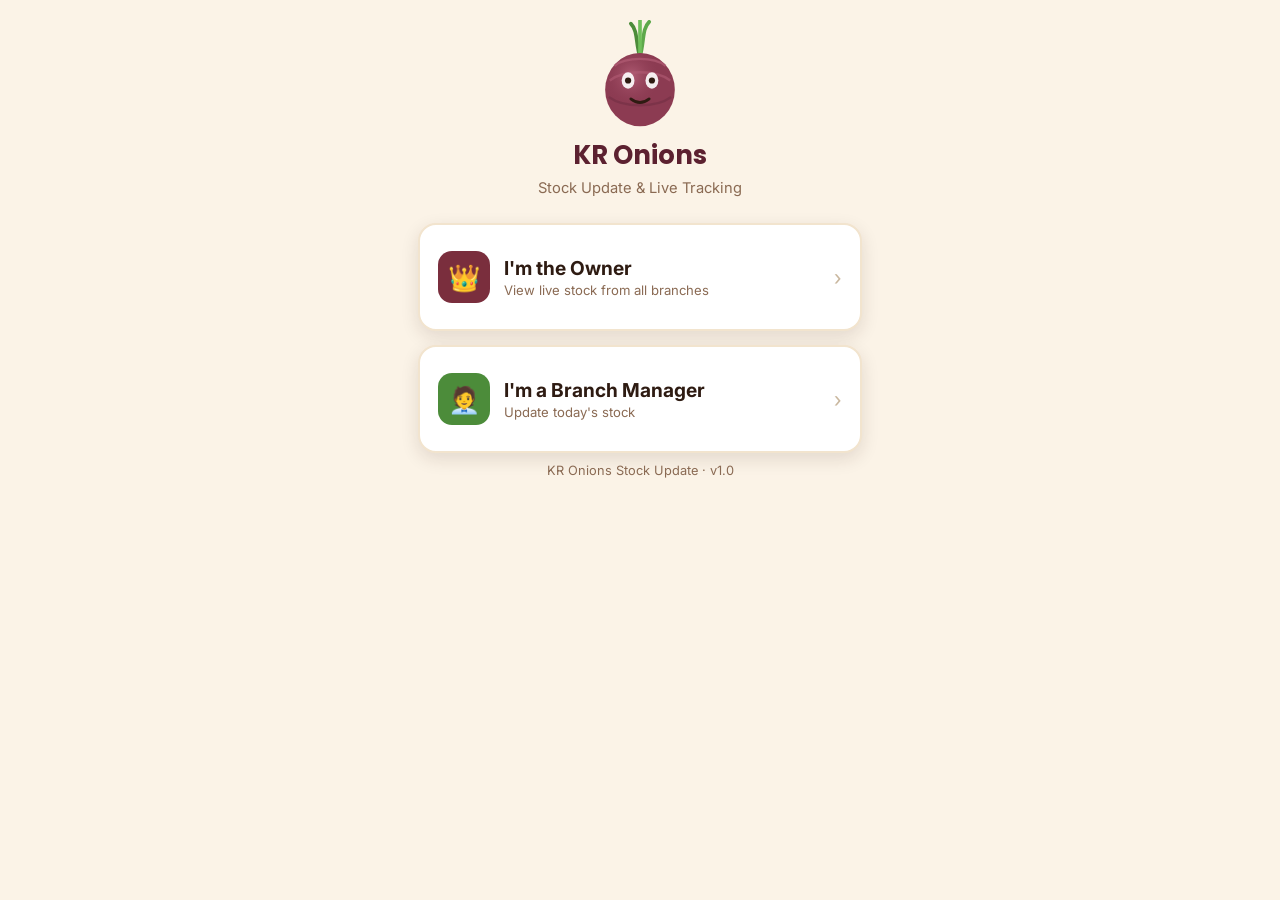
<file: index.html>
<!DOCTYPE html>
<html lang="en">
<head>
<meta charset="UTF-8">
<meta name="viewport" content="width=device-width, initial-scale=1, maximum-scale=1">
<title>KR Onions Stock Update</title>
<meta name="theme-color" content="#7A2E3D">
<link rel="icon" type="image/svg+xml" href="data:image/svg+xml,%3Csvg xmlns='http://www.w3.org/2000/svg' viewBox='0 0 64 64'%3E%3Ccircle cx='32' cy='32' r='30' fill='%237A2E3D'/%3E%3Ccircle cx='32' cy='32' r='23' fill='none' stroke='%23FBF3E7' stroke-width='2.5'/%3E%3Ccircle cx='32' cy='32' r='16' fill='none' stroke='%23E7C9A9' stroke-width='2.5'/%3E%3Ccircle cx='32' cy='32' r='9' fill='none' stroke='%23C98A2B' stroke-width='2.5'/%3E%3Cline x1='32' y1='9' x2='32' y2='2' stroke='%234C8C3A' stroke-width='3' stroke-linecap='round'/%3E%3C/svg%3E">
<link rel="preconnect" href="https://fonts.googleapis.com">
<link href="https://fonts.googleapis.com/css2?family=Poppins:wght@700;800&family=Inter:wght@400;600;700&display=swap" rel="stylesheet">

<style>
:root{
  --ink:#2E1B12; --maroon:#7A2E3D; --maroon-dk:#5C2130;
  --cream:#FBF3E7; --sack:#F2E4CE; --gold:#C98A2B; --gold-lt:#E7C9A9;
  --green:#4C8C3A; --red:#B23A3A; --radius:18px; --shadow:0 6px 18px rgba(46,27,18,.12);
}
*{box-sizing:border-box;}
html,body{margin:0;padding:0;background:var(--cream);color:var(--ink);
  font-family:"Inter",-apple-system,BlinkMacSystemFont,"Segoe UI",Roboto,sans-serif;
  -webkit-tap-highlight-color:transparent;}
h1,h2,h3{font-family:"Poppins","Inter",sans-serif;font-weight:700;margin:0 0 4px;}
.app-shell{max-width:480px;margin:0 auto;min-height:100vh;padding:20px 18px 90px;position:relative;}
.view{display:none;} .view.active{display:block;}

.topbar{display:flex;align-items:center;gap:12px;margin-bottom:22px;}
.topbar .back{width:40px;height:40px;border-radius:12px;background:var(--sack);border:none;
  color:var(--maroon);font-size:20px;display:flex;align-items:center;justify-content:center;cursor:pointer;}
.topbar .titles h1{font-size:1.25rem;color:var(--maroon-dk);}
.topbar .titles .sub{font-size:.82rem;color:#8a6a53;}

.hero{text-align:center;margin-bottom:26px;}
.hero-onion{width:110px;height:110px;margin:0 auto 6px;display:block;animation:onion-bounce 2.4s ease-in-out infinite;}
.onion-sprout{transform-origin:60px 40px;animation:onion-sway 2.4s ease-in-out infinite;}
@keyframes onion-bounce{0%,100%{transform:translateY(0) scaleY(1);}45%{transform:translateY(-8px) scaleY(1.03);}55%{transform:translateY(-8px) scaleY(1.03);}75%{transform:translateY(0) scaleY(.98);}}
@keyframes onion-sway{0%,100%{transform:rotate(-4deg);}50%{transform:rotate(4deg);}}
.hero h1{font-size:1.6rem;color:var(--maroon-dk);}
.hero p{color:#8a6a53;margin:4px 0 0;font-size:.92rem;}

.card-grid{display:grid;gap:14px;}
.tap-card{display:flex;align-items:center;gap:14px;background:#fff;border:2px solid var(--sack);
  border-radius:var(--radius);padding:18px;box-shadow:var(--shadow);cursor:pointer;text-align:left;
  width:100%;font:inherit;color:inherit;transition:transform .12s ease,border-color .12s ease;}
.tap-card:active{transform:scale(.97);}
.tap-card:hover{border-color:var(--gold);}
.tap-card .icon{width:52px;height:52px;border-radius:14px;display:flex;align-items:center;
  justify-content:center;font-size:26px;flex-shrink:0;color:#fff;}
.icon-onion{background:var(--maroon);} .icon-garlic{background:var(--gold);}
.icon-tamarind{background:#6B4A2C;} .icon-branch{background:var(--green);}
.tap-card .label{font-weight:700;font-size:1.05rem;color:var(--ink);}
.tap-card .meta{font-size:.82rem;color:#8a6a53;margin-top:2px;}
.tap-card .chev{margin-left:auto;color:#C9B79E;font-size:1.3rem;}
.role-card{padding:26px 18px;} .role-card .label{font-size:1.2rem;}

.field{margin-bottom:16px;}
.field label{display:block;font-weight:600;margin-bottom:6px;font-size:.92rem;color:var(--maroon-dk);}
.field input[type=text],.field input[type=number],.field input[type=password],
.field input[type=date],.field select,.field textarea{
  width:100%;padding:14px;border-radius:12px;border:2px solid var(--sack);background:#fff;
  font-size:1rem;color:var(--ink);font-family:inherit;}
.field input:focus,.field select:focus,.field textarea:focus{outline:none;border-color:var(--gold);}
.field textarea{resize:vertical;min-height:70px;}

.pill-row{display:flex;gap:10px;flex-wrap:wrap;}
.pill{flex:1;min-width:120px;text-align:center;padding:12px 10px;border-radius:12px;
  border:2px solid var(--sack);background:#fff;font-weight:600;cursor:pointer;color:var(--ink);}
.pill.selected{border-color:var(--maroon);background:var(--maroon);color:#fff;}

.btn{display:block;width:100%;padding:16px;border-radius:14px;border:none;font-size:1.05rem;
  font-weight:700;font-family:inherit;cursor:pointer;text-align:center;text-decoration:none;}
.btn-primary{background:var(--maroon);color:#fff;}
.btn-whatsapp{background:#25D366;color:#fff;}
.btn-ghost{background:var(--sack);color:var(--maroon-dk);}
.btn-danger{background:#fff;color:var(--red);border:2px solid var(--red);}
.btn[disabled]{opacity:.55;cursor:not-allowed;}
.btn+.btn{margin-top:12px;}
.btn-sm{padding:9px 12px;font-size:.82rem;border-radius:10px;width:auto;}

.kr-banner{position:fixed;left:50%;bottom:24px;transform:translate(-50%,20px);max-width:90%;
  padding:13px 20px;border-radius:12px;font-weight:600;color:#fff;background:var(--ink);
  opacity:0;pointer-events:none;transition:all .25s ease;z-index:200;text-align:center;}
.kr-banner.show{opacity:1;transform:translate(-50%,0);}
.kr-banner-success{background:var(--green);} .kr-banner-error{background:var(--red);}

.branch-summary{background:#fff;border-radius:var(--radius);border:2px solid var(--sack);
  box-shadow:var(--shadow);padding:18px;margin-bottom:16px;}
.branch-summary .head h3{color:var(--maroon-dk);font-size:1.1rem;}
.branch-summary .updated{font-size:.78rem;color:#8a6a53;margin-bottom:12px;}
.breakdown-list{border-top:1px dashed var(--sack);padding-top:10px;}
.breakdown-row{display:flex;justify-content:space-between;padding:6px 0;font-size:.9rem;}
.breakdown-row .vals{color:#8a6a53;}
.empty-state{text-align:center;padding:40px 20px;color:#8a6a53;}

.filter-bar{display:grid;grid-template-columns:1fr 1fr;gap:10px;margin-bottom:18px;}
.filter-bar .field{margin-bottom:0;} .filter-bar .field.full{grid-column:span 2;}

.record-row{background:#fff;border:2px solid var(--sack);border-radius:14px;padding:14px;margin-bottom:10px;}
.record-row .top{display:flex;justify-content:space-between;font-weight:700;color:var(--maroon-dk);}
.record-row .sub{font-size:.8rem;color:#8a6a53;margin:3px 0 8px;}
.record-row .nums{display:flex;gap:16px;font-size:.92rem;}
.record-row .tag{display:inline-block;font-size:.7rem;font-weight:700;padding:3px 8px;border-radius:8px;
  background:var(--gold-lt);color:var(--maroon-dk);margin-top:6px;margin-right:6px;}
.record-row .row-actions{display:flex;gap:8px;margin-top:10px;}

.summary-box{background:#fff;border:2px solid var(--sack);border-radius:var(--radius);padding:20px;
  box-shadow:var(--shadow);margin-bottom:20px;white-space:pre-wrap;font-size:.94rem;line-height:1.5;}
.checkmark{width:64px;height:64px;border-radius:50%;background:var(--green);color:#fff;
  display:flex;align-items:center;justify-content:center;font-size:32px;margin:0 auto 14px;}
.center{text-align:center;} .small-note{font-size:.8rem;color:#8a6a53;text-align:center;margin-top:10px;}

.price-banner{background:var(--maroon);color:#fff;border-radius:14px;padding:14px 16px;margin-bottom:18px;
  display:flex;justify-content:space-between;gap:10px;font-size:.88rem;}
.price-banner .p-block{text-align:center;flex:1;}
.price-banner .p-num{font-size:1.15rem;font-weight:800;}
.price-banner .p-lab{font-size:.7rem;opacity:.85;}

.batch-row{display:flex;justify-content:space-between;padding:7px 0;font-size:.85rem;
  border-bottom:1px dashed var(--sack);}
.batch-row:last-child{border-bottom:none;}
.batch-row .who{color:var(--ink);}
.batch-row .bid{font-size:.72rem;color:#8a6a53;}
.batch-row .rem{color:var(--maroon-dk);font-weight:700;}
.variety-group-title{font-weight:700;color:var(--maroon-dk);font-size:.88rem;margin:12px 0 4px;}
.onions-total-line{display:flex;justify-content:space-between;padding:10px 12px;background:var(--sack);
  border-radius:10px;margin-bottom:12px;font-weight:700;color:var(--maroon-dk);font-size:.9rem;}

.chat-log{display:flex;flex-direction:column;gap:10px;margin-bottom:16px;min-height:120px;}
.chat-bubble{max-width:88%;padding:12px 14px;border-radius:14px;font-size:.9rem;line-height:1.5;white-space:pre-wrap;}
.chat-bubble.user{align-self:flex-end;background:var(--maroon);color:#fff;border-bottom-right-radius:4px;}
.chat-bubble.bot{align-self:flex-start;background:#fff;border:2px solid var(--sack);color:var(--ink);border-bottom-left-radius:4px;}
.chat-input-row{display:flex;gap:8px;}
.chat-input-row input{flex:1;padding:14px;border-radius:12px;border:2px solid var(--sack);font-size:.95rem;font-family:inherit;}
.chat-input-row input:focus{outline:none;border-color:var(--gold);}

.accordion{background:#fff;border:2px solid var(--sack);border-radius:var(--radius);
  box-shadow:var(--shadow);margin-bottom:14px;overflow:hidden;}
.accordion-header{display:flex;align-items:center;gap:14px;padding:16px 18px;cursor:pointer;
  width:100%;border:none;background:none;font:inherit;text-align:left;color:inherit;}
.accordion-header .icon{width:44px;height:44px;border-radius:12px;display:flex;align-items:center;
  justify-content:center;font-size:22px;flex-shrink:0;color:#fff;}
.accordion-header .label{font-weight:700;font-size:1.02rem;color:var(--ink);}
.accordion-header .meta{font-size:.78rem;color:#8a6a53;margin-top:1px;}
.accordion-header .chev{margin-left:auto;color:#C9B79E;font-size:1.2rem;transition:transform .2s ease;}
.accordion.open .accordion-header .chev{transform:rotate(90deg);}
.accordion-body{max-height:0;overflow:hidden;transition:max-height .25s ease;}
.accordion.open .accordion-body{max-height:2400px;}
.accordion-body-inner{padding:4px 18px 18px;}

.variety-block{border-top:1px dashed var(--sack);padding-top:14px;margin-top:14px;}
.variety-block:first-child{border-top:none;padding-top:0;margin-top:0;}
.variety-block .variety-name{font-weight:700;font-size:.94rem;color:var(--maroon-dk);margin-bottom:8px;}

.qty-row{display:flex;gap:8px;}
.qty-row input{flex:1;}
.qty-row select{width:88px;flex-shrink:0;padding:14px 8px;border-radius:12px;border:2px solid var(--sack);
  background:#fff;font-size:.92rem;color:var(--ink);font-family:inherit;}

.entry-mini-field{margin-bottom:10px;}
.entry-mini-field label{display:block;font-size:.8rem;font-weight:600;color:#8a6a53;margin-bottom:5px;}
.entry-mini-field input,.entry-mini-field textarea,.entry-mini-field select{
  width:100%;padding:12px;border-radius:10px;border:2px solid var(--sack);background:var(--cream);
  font-size:.95rem;color:var(--ink);font-family:inherit;}
.entry-mini-field textarea{min-height:50px;resize:vertical;}
.entry-mini-field input:focus,.entry-mini-field textarea:focus,.entry-mini-field select:focus{outline:none;border-color:var(--gold);}
.arrival-date-note{font-size:.78rem;color:var(--green);font-weight:600;margin:-4px 0 10px;}

.debug-box{background:#fff;border:2px dashed var(--sack);border-radius:14px;padding:14px;margin-bottom:16px;
  font-size:.78rem;color:#8a6a53;font-family:monospace;white-space:pre-wrap;}
.debug-toggle{font-size:.8rem;color:var(--maroon);font-weight:700;text-align:center;margin-bottom:10px;cursor:pointer;}
</style>
</head>
<body>
<div class="app-shell">

  <!-- ============ HOME ============ -->
  <section id="view-home" class="view active">
    <div class="hero">
      <svg class="hero-onion" viewBox="0 0 120 120" xmlns="http://www.w3.org/2000/svg">
        <g class="onion-sprout">
          <path d="M60 40 C 55 25, 58 12, 50 4" fill="none" stroke="#4C8C3A" stroke-width="4" stroke-linecap="round"/>
          <path d="M60 40 C 65 22, 62 10, 70 2" fill="none" stroke="#5DA84A" stroke-width="4" stroke-linecap="round"/>
          <path d="M60 40 C 60 20, 60 8, 60 0" fill="none" stroke="#6FBF5A" stroke-width="4" stroke-linecap="round"/>
        </g>
        <g class="onion-body">
          <ellipse cx="60" cy="76" rx="38" ry="40" fill="#8C3B52"/>
          <ellipse cx="60" cy="76" rx="38" ry="40" fill="url(#onionShade)"/>
          <path d="M32 50 C 45 40, 75 40, 88 50" fill="none" stroke="#B25D75" stroke-width="2.5" opacity=".7"/>
          <path d="M27 66 C 42 54, 78 54, 93 66" fill="none" stroke="#B25D75" stroke-width="2.5" opacity=".6"/>
          <path d="M26 84 C 42 96, 78 96, 94 84" fill="none" stroke="#6E2C40" stroke-width="2.5" opacity=".5"/>
          <ellipse cx="47" cy="66" rx="7" ry="9" fill="#fff" opacity=".9"/>
          <circle cx="47" cy="66" r="3.4" fill="#2E1B12"/>
          <ellipse cx="73" cy="66" rx="7" ry="9" fill="#fff" opacity=".9"/>
          <circle cx="73" cy="66" r="3.4" fill="#2E1B12"/>
          <path d="M50 86 Q60 94 70 86" fill="none" stroke="#2E1B12" stroke-width="3" stroke-linecap="round"/>
        </g>
        <defs>
          <radialGradient id="onionShade" cx="38%" cy="32%" r="75%">
            <stop offset="0%" stop-color="#B25D75"/>
            <stop offset="55%" stop-color="#8C3B52" stop-opacity="0"/>
          </radialGradient>
        </defs>
      </svg>
      <h1>KR Onions</h1>
      <p>Stock Update &amp; Live Tracking</p>
    </div>
    <div class="card-grid">
      <button class="tap-card role-card" onclick="go('view-owner-pin')">
        <div class="icon icon-onion">👑</div>
        <div><div class="label">I'm the Owner</div><div class="meta">View live stock from all branches</div></div>
        <div class="chev">›</div>
      </button>
      <button class="tap-card role-card" onclick="startManagerFlow()">
        <div class="icon icon-branch">🧑‍💼</div>
        <div><div class="label">I'm a Branch Manager</div><div class="meta">Update today's stock</div></div>
        <div class="chev">›</div>
      </button>
    </div>
    <p class="small-note">KR Onions Stock Update · v1.0</p>
  </section>

  <!-- ============ OWNER PIN ============ -->
  <section id="view-owner-pin" class="view">
    <div class="topbar">
      <button class="back" onclick="go('view-home')">←</button>
      <div class="titles"><h1>Owner Login</h1><div class="sub">Enter your PIN</div></div>
    </div>
    <div class="field"><label>Owner PIN</label>
      <input type="password" id="owner-pin" inputmode="numeric" maxlength="6" placeholder="••••">
    </div>
    <button class="btn btn-primary" onclick="ownerLogin()">Continue</button>
  </section>

  <!-- ============ BRANCH SELECT ============ -->
  <section id="view-branch" class="view">
    <div class="topbar">
      <button class="back" onclick="go('view-home')">←</button>
      <div class="titles"><h1>Select Your Branch</h1><div class="sub">Managers only</div></div>
    </div>
    <div class="card-grid" id="branch-list"></div>
    <div id="pin-panel" style="display:none;margin-top:22px;">
      <h3 id="pin-branch-name" style="color:var(--maroon-dk);"></h3>
      <div class="field"><label>Your Name</label>
        <input type="text" id="manager-name" placeholder="e.g. Ravi Kumar">
      </div>
      <div class="field"><label>Branch PIN</label>
        <input type="password" id="branch-pin" inputmode="numeric" maxlength="6" placeholder="••••">
      </div>
      <button class="btn btn-primary" onclick="branchLogin()">Continue</button>
    </div>
  </section>

  <!-- ============ MANAGER HOME ============ -->
  <section id="view-manager-home" class="view">
    <div class="topbar">
      <button class="back" onclick="go('view-branch')">←</button>
      <div class="titles"><h1 id="mh-branch-title">Branch</h1><div class="sub">What would you like to do?</div></div>
    </div>
    <div class="price-banner" id="mh-price-banner" style="display:none;"></div>
    <div class="card-grid">
      <button class="tap-card" onclick="openSalesEntry()">
        <div class="icon icon-onion">🧾</div>
        <div><div class="label">Sales Today</div><div class="meta">Record what was sold, by batch</div></div>
        <div class="chev">›</div>
      </button>
      <button class="tap-card" onclick="openStockArrival()">
        <div class="icon icon-branch">🚚</div>
        <div><div class="label">Stock Arrival</div><div class="meta">Add new incoming stock from a wholesaler</div></div>
        <div class="chev">›</div>
      </button>
    </div>
  </section>

  <!-- ============ STOCK ARRIVAL ============ -->
  <section id="view-stock-arrival" class="view">
    <div class="topbar">
      <button class="back" onclick="go('view-manager-home')">←</button>
      <div class="titles"><h1 id="sa-title">Stock Arrival</h1><div class="sub" id="sa-branch-sub">Branch</div></div>
    </div>

    <div class="field"><label>Stock Arrival Date</label>
      <input type="date" id="sa-arrival-date">
    </div>
    <div class="field"><label>Wholesaler Name</label>
      <input type="text" id="sa-wholesaler-name" placeholder="e.g. Ramesh Traders">
    </div>
    <div class="field"><label>Wholesaler ID (optional)</label>
      <input type="text" id="sa-wholesaler-id" placeholder="e.g. W-102">
    </div>
    <div class="field"><label>Batch / Lot Number</label>
      <input type="text" id="sa-lot-number" placeholder="e.g. LOT-45">
    </div>

    <div class="field"><label>Product</label>
      <div class="pill-row" id="sa-product-row"></div>
    </div>
    <div class="field" id="sa-variety-field" style="display:none;"><label>Onion Variety</label>
      <div class="pill-row" id="sa-variety-row"></div>
    </div>

    <div class="field"><label>Bags Received</label>
      <input type="number" id="sa-bags" min="0" step="1" inputmode="numeric" placeholder="e.g. 100">
    </div>
    <div class="field"><label>Kgs or Tons Received</label>
      <div class="qty-row">
        <input type="number" id="sa-qty" min="0" step="0.1" inputmode="decimal" placeholder="e.g. 5000">
        <select id="sa-unit"><option value="kg">Kg</option><option value="ton">Tons</option></select>
      </div>
    </div>
    <div class="field"><label>Purchase Price per Kg (optional)</label>
      <input type="number" id="sa-price" min="0" step="0.1" inputmode="decimal" placeholder="e.g. 8.5">
    </div>
    <div class="field"><label>Remarks (optional)</label>
      <textarea id="sa-notes" placeholder="Any remarks..."></textarea>
    </div>

    <button class="btn btn-primary" id="sa-save-btn" onclick="saveStockArrival()">Save Stock Arrival</button>
    <button class="btn btn-ghost" id="sa-cancel-edit-btn" style="display:none;" onclick="openStockArrival()">Cancel Edit</button>
  </section>

  <!-- ============ SALES TODAY ============ -->
  <section id="view-sales-entry" class="view">
    <div class="topbar">
      <button class="back" onclick="go('view-manager-home')">←</button>
      <div class="titles"><h1 id="se-branch-title">Branch</h1><div class="sub">Sales Today — pick wholesaler &amp; batch per item</div></div>
    </div>
    <div class="price-banner" id="se-price-banner" style="display:none;"></div>

    <div class="accordion" id="acc-sale-onions">
      <button class="accordion-header" onclick="toggleAccordion('acc-sale-onions')">
        <div class="icon icon-onion">🧅</div>
        <div><div class="label">Onions</div><div class="meta">Small / Medium / Large</div></div>
        <div class="chev">›</div>
      </button>
      <div class="accordion-body"><div class="accordion-body-inner" id="sale-onion-fields"></div></div>
    </div>
    <div class="accordion" id="acc-sale-garlic">
      <button class="accordion-header" onclick="toggleAccordion('acc-sale-garlic')">
        <div class="icon icon-garlic">🧄</div>
        <div><div class="label">Garlic</div><div class="meta">Wholesaler, batch, bags sold</div></div>
        <div class="chev">›</div>
      </button>
      <div class="accordion-body"><div class="accordion-body-inner" id="sale-garlic-fields"></div></div>
    </div>
    <div class="accordion" id="acc-sale-tamarind">
      <button class="accordion-header" onclick="toggleAccordion('acc-sale-tamarind')">
        <div class="icon icon-tamarind">🍂</div>
        <div><div class="label">Tamarind</div><div class="meta">Wholesaler, batch, bags sold</div></div>
        <div class="chev">›</div>
      </button>
      <div class="accordion-body"><div class="accordion-body-inner" id="sale-tamarind-fields"></div></div>
    </div>

    <button class="btn btn-primary" id="se-save-btn" onclick="saveSalesEntry()" style="margin-top:8px;">Save Sales Update</button>
    <p class="small-note">Leave a product's fields blank if nothing sold there today.</p>
  </section>

  <!-- ============ OWNER SETTINGS (pricing) ============ -->
  <section id="view-owner-settings" class="view">
    <div class="topbar">
      <button class="back" onclick="go('view-dashboard')">←</button>
      <div class="titles"><h1>Owner Settings</h1><div class="sub">Daily price &amp; threshold</div></div>
    </div>
    <div class="field"><label>Today's Onion Price (₹ / kg)</label>
      <input type="number" id="price-current" min="0" step="0.1" inputmode="decimal" placeholder="e.g. 10">
    </div>
    <div class="field"><label>Minimum Selling Price / Threshold (₹ / kg)</label>
      <input type="number" id="price-min" min="0" step="0.1" inputmode="decimal" placeholder="e.g. 9">
    </div>
    <button class="btn btn-primary" onclick="savePricing()">Save Price</button>
    <p class="small-note" id="price-current-note"></p>
    <button class="btn btn-ghost" style="margin-top:24px;" onclick="exportAllData()">⬇️ Download Full Data Backup (JSON)</button>
    <p class="small-note">Saves every stock arrival, sale, and price setting to one file on your device.</p>
  </section>

  <!-- ============ CHATBOT ============ -->
  <section id="view-chatbot" class="view">
    <div class="topbar">
      <button class="back" onclick="go('view-dashboard')">←</button>
      <div class="titles"><h1>Ask KR Onions</h1><div class="sub">Quick stock questions</div></div>
    </div>
    <div id="chat-log" class="chat-log"></div>
    <div class="chat-input-row">
      <input type="text" id="chat-input" placeholder="e.g. What is stock in Hanuman Junction?">
      <button class="btn btn-primary" style="width:auto;padding:14px 18px;" onclick="sendChatMessage()">Ask</button>
    </div>
    <p class="small-note">Try: "stock in Gudiwada", "sold today", "batch LOT-45", "low stock"</p>
  </section>

  <!-- ============ SUMMARY / WHATSAPP ============ -->
  <section id="view-summary" class="view">
    <div class="center" style="margin-top:20px;">
      <div class="checkmark">✓</div>
      <h1>Saved</h1>
      <p class="small-note" style="margin-bottom:20px;">Here's what was recorded</p>
    </div>
    <div class="summary-box" id="summary-text">Loading...</div>
    <button class="btn btn-whatsapp" id="wa-btn">Share to WhatsApp</button>
    <button class="btn btn-primary" id="summary-primary-btn">Add Another</button>
    <button class="btn btn-ghost" onclick="goHome()">Back to Home</button>
  </section>

  <!-- ============ OWNER DASHBOARD ============ -->
  <section id="view-dashboard" class="view">
    <div class="topbar">
      <button class="back" onclick="goHome()">←</button>
      <div class="titles"><h1>Owner Dashboard</h1><div class="sub" id="today-label">Live Stock</div></div>
    </div>
    <div class="price-banner" id="dash-price-banner" style="display:none;"></div>
    <div class="pill-row" style="margin-bottom:12px;">
      <div class="pill" style="flex:1;" onclick="openHistory()">📖 History</div>
      <div class="pill" style="flex:1;" onclick="go('view-chatbot'); initChatbot();">💬 Ask</div>
      <div class="pill" style="flex:1;" onclick="openOwnerSettings()">⚙️ Price</div>
    </div>
    <div class="debug-toggle" onclick="toggleDebug()">🔍 Toggle Debug Info</div>
    <div class="debug-box" id="debug-box" style="display:none;">Loading...</div>
    <div id="branch-summaries">Loading stock...</div>
  </section>

  <!-- ============ HISTORY ============ -->
  <section id="view-history" class="view">
    <div class="topbar">
      <button class="back" onclick="go('view-dashboard')">←</button>
      <div class="titles"><h1>Stock History</h1><div class="sub">Arrivals &amp; sales by date</div></div>
    </div>
    <div class="filter-bar">
      <div class="field full"><label>Date</label><input type="date" id="h-date"></div>
      <div class="field"><label>Branch</label><select id="h-branch"><option value="">All Branches</option></select></div>
      <div class="field"><label>Product</label><select id="h-product"><option value="">All Products</option></select></div>
    </div>
    <div id="h-summary" style="margin-bottom:10px;"></div>

    <h3 style="color:var(--maroon-dk);margin-bottom:10px;">🚚 Stock Arrivals</h3>
    <div id="h-arrivals">Loading...</div>

    <h3 style="color:var(--maroon-dk);margin:20px 0 10px;">🧾 Sales</h3>
    <div id="h-sales">Loading...</div>
  </section>

  <!-- ============ EDIT SALE (compact) ============ -->
  <section id="view-edit-sale" class="view">
    <div class="topbar">
      <button class="back" onclick="go('view-history')">←</button>
      <div class="titles"><h1>Edit Sale</h1><div class="sub" id="es-context">Batch</div></div>
    </div>
    <div class="field"><label>Bags Sold</label><input type="number" id="es-bags" min="0" step="1"></div>
    <div class="field"><label>Kgs Sold</label><input type="number" id="es-kgs" min="0" step="0.1"></div>
    <div class="field"><label>Remarks</label><textarea id="es-notes"></textarea></div>
    <button class="btn btn-primary" onclick="saveEditSale()">Save Changes</button>
    <button class="btn btn-ghost" onclick="go('view-history')">Cancel</button>
  </section>

</div>

<script>
/* ======================================================
   KR ONIONS STOCK UPDATE — SINGLE FILE APP (v3)
   Edit BRANCHES / OWNER_PIN / WORKER_URL below as needed.
   ====================================================== */

const BRANCHES = [
  { id:"branch1", name:"Hanuman Junction", pin:"1111" },
  { id:"branch2", name:"Gudiwada",         pin:"2222" },
  { id:"branch3", name:"Machilipatnam",    pin:"3333" }
];
const OWNER_PIN = "9999";

// Paste your Cloudflare Worker URL here (no trailing slash):
const WORKER_URL = "https://kr-onions.boddedahimateja.workers.dev";

const PRODUCTS = [
  { id:"onions",   name:"Onions",   hasVariety:true,  icon:"🧅", iconClass:"icon-onion" },
  { id:"garlic",   name:"Garlic",   hasVariety:false, icon:"🧄", iconClass:"icon-garlic" },
  { id:"tamarind", name:"Tamarind", hasVariety:false, icon:"🍂", iconClass:"icon-tamarind" }
];
const ONION_VARIETIES = [
  { id:"small",  name:"Small Onions" },
  { id:"medium", name:"Medium Onions" },
  { id:"large",  name:"Large Onions" }
];

let state = {};
let dashboardTimer = null;

// ---- View switching ----------------------------------------------
function go(viewId) {
  document.querySelectorAll(".view").forEach(v => v.classList.remove("active"));
  document.getElementById(viewId).classList.add("active");
  window.scrollTo(0, 0);
}
function goHome() { state = {}; stopDashboardPolling(); go("view-home"); }

function showBanner(msg, type) {
  let el = document.getElementById("kr-banner");
  if (!el) { el = document.createElement("div"); el.id = "kr-banner"; document.body.appendChild(el); }
  el.className = `kr-banner kr-banner-${type||"success"} show`;
  el.textContent = msg;
  clearTimeout(el._t);
  el._t = setTimeout(() => el.classList.remove("show"), 3200);
}

function dateKeyFor(d = new Date()) {
  const y=d.getFullYear(), m=String(d.getMonth()+1).padStart(2,"0"), day=String(d.getDate()).padStart(2,"0");
  return `${y}-${m}-${day}`;
}
function prettyDate(d = new Date()) {
  return d.toLocaleDateString("en-IN",{day:"2-digit",month:"long",year:"numeric"});
}
function fmtNum(n){ return Number(n||0).toLocaleString("en-IN"); }
function lineLabel(r){
  if (r.productType === "onions") { const v=ONION_VARIETIES.find(v=>v.id===r.variety); return v?v.name:"Onions"; }
  const p=PRODUCTS.find(p=>p.id===r.productType); return p?p.name:r.productType;
}

// ---- Owner login ----------------------------------------------------
function ownerLogin() {
  const pin = document.getElementById("owner-pin").value.trim();
  if (pin !== OWNER_PIN) { showBanner("Incorrect PIN.", "error"); return; }
  openDashboard();
}

// ---- Manager flow -----------------------------------------------------
function startManagerFlow() {
  state = {};
  const list = document.getElementById("branch-list");
  list.innerHTML = "";
  BRANCHES.forEach(b => {
    const card = document.createElement("button");
    card.className = "tap-card";
    card.innerHTML = `
      <div class="icon icon-branch">🏬</div>
      <div><div class="label">KR Onions - ${b.name}</div>
      <div class="meta">Tap to update today's stock</div></div>
      <div class="chev">›</div>`;
    card.onclick = () => {
      state.pendingBranch = b;
      document.getElementById("pin-branch-name").textContent = "KR Onions - " + b.name;
      document.getElementById("pin-panel").style.display = "block";
      document.getElementById("manager-name").value = "";
      document.getElementById("branch-pin").value = "";
      document.getElementById("manager-name").focus();
    };
    list.appendChild(card);
  });
  document.getElementById("pin-panel").style.display = "none";
  go("view-branch");
}

function branchLogin() {
  const name = document.getElementById("manager-name").value.trim();
  const pin = document.getElementById("branch-pin").value.trim();
  const b = state.pendingBranch;
  if (!name) { showBanner("Please enter your name.", "error"); return; }
  if (!b || pin !== b.pin) { showBanner("Incorrect branch PIN.", "error"); return; }
  state.branchId = b.id;
  state.branchName = b.name;
  state.managerName = name;
  openManagerHome();
}

function openManagerHome() {
  document.getElementById("mh-branch-title").textContent = "KR Onions - " + state.branchName;
  loadPriceBanner("mh-price-banner");
  go("view-manager-home");
}

// ============================================================
// STOCK ARRIVAL (create + edit)
// ============================================================
function openStockArrival(editRecord) {
  document.getElementById("sa-branch-sub").textContent = "KR Onions - " + state.branchName;
  document.getElementById("sa-title").textContent = editRecord ? "Edit Stock Arrival" : "Stock Arrival";
  document.getElementById("sa-save-btn").textContent = editRecord ? "Update Stock Arrival" : "Save Stock Arrival";
  document.getElementById("sa-cancel-edit-btn").style.display = editRecord ? "block" : "none";
  state.editIncomingKey = editRecord ? editRecord._key : null;
  state.editIncomingBatchId = editRecord ? editRecord.batchId : null;

  document.getElementById("sa-arrival-date").value = editRecord ? editRecord.arrivalDate : dateKeyFor();
  document.getElementById("sa-wholesaler-name").value = editRecord ? editRecord.wholesalerName : "";
  document.getElementById("sa-wholesaler-id").value = editRecord ? editRecord.wholesalerId : "";
  document.getElementById("sa-lot-number").value = editRecord ? editRecord.lotNumber : "";
  document.getElementById("sa-bags").value = editRecord ? editRecord.bags : "";
  document.getElementById("sa-qty").value = editRecord ? editRecord.kgs : "";
  document.getElementById("sa-unit").value = "kg"; // stored kgs are already normalized to kg
  document.getElementById("sa-price").value = editRecord && editRecord.purchasePrice != null ? editRecord.purchasePrice : "";
  document.getElementById("sa-notes").value = editRecord ? (editRecord.notes || "") : "";

  // Lot number is locked once created — sales already reference the batch by id.
  document.getElementById("sa-lot-number").disabled = !!editRecord;

  state.saProduct = editRecord ? editRecord.productType : null;
  state.saVariety = editRecord ? editRecord.variety : null;

  const prow = document.getElementById("sa-product-row");
  prow.innerHTML = "";
  PRODUCTS.forEach(p => {
    const pill = document.createElement("div");
    pill.className = "pill" + (state.saProduct === p.id ? " selected" : "");
    pill.textContent = p.name;
    pill.onclick = () => {
      if (editRecord) return; // product/variety locked when editing
      [...prow.children].forEach(c => c.classList.remove("selected"));
      pill.classList.add("selected");
      state.saProduct = p.id;
      state.saVariety = null;
      document.getElementById("sa-variety-field").style.display = p.hasVariety ? "block" : "none";
      if (p.hasVariety) buildVarietyRow();
    };
    prow.appendChild(pill);
  });

  function buildVarietyRow() {
    const vrow = document.getElementById("sa-variety-row");
    vrow.innerHTML = "";
    ONION_VARIETIES.forEach(v => {
      const pill = document.createElement("div");
      pill.className = "pill" + (state.saVariety === v.id ? " selected" : "");
      pill.textContent = v.name;
      pill.onclick = () => {
        [...vrow.children].forEach(c => c.classList.remove("selected"));
        pill.classList.add("selected");
        state.saVariety = v.id;
      };
      vrow.appendChild(pill);
    });
  }

  if (state.saProduct === "onions") {
    document.getElementById("sa-variety-field").style.display = "block";
    buildVarietyRow();
  } else {
    document.getElementById("sa-variety-field").style.display = "none";
  }

  go("view-stock-arrival");
}

async function saveStockArrival() {
  const arrivalDate = document.getElementById("sa-arrival-date").value;
  const wholesalerName = document.getElementById("sa-wholesaler-name").value.trim();
  const wholesalerId = document.getElementById("sa-wholesaler-id").value.trim();
  const lotNumber = document.getElementById("sa-lot-number").value.trim();
  const bags = document.getElementById("sa-bags").value;
  const qty = document.getElementById("sa-qty").value;
  const unit = document.getElementById("sa-unit").value;
  const price = document.getElementById("sa-price").value;
  const notes = document.getElementById("sa-notes").value.trim();

  if (!arrivalDate) { showBanner("Select the stock arrival date.", "error"); return; }
  if (!wholesalerName) { showBanner("Enter the wholesaler's name.", "error"); return; }
  if (!lotNumber) { showBanner("Enter a batch / lot number.", "error"); return; }
  if (!state.saProduct) { showBanner("Select a product.", "error"); return; }
  if (state.saProduct === "onions" && !state.saVariety) { showBanner("Select an onion variety.", "error"); return; }
  if (bags === "" || qty === "") { showBanner("Enter bags and kgs/tons received.", "error"); return; }
  if (isNaN(bags) || isNaN(qty) || Number(bags) < 0 || Number(qty) < 0) { showBanner("Bags and kgs/tons must be valid non-negative numbers.", "error"); return; }

  const kgs = unit === "ton" ? Number(qty) * 1000 : Number(qty);
  const saveBtn = document.getElementById("sa-save-btn");
  saveBtn.disabled = true; saveBtn.textContent = "Saving...";

  try {
    let res, data;
    if (state.editIncomingKey) {
      res = await fetch(`${WORKER_URL}/api/incoming`, {
        method: "PATCH", headers: { "Content-Type": "application/json" },
        body: JSON.stringify({ key: state.editIncomingKey, arrivalDate, wholesalerName, wholesalerId, bags: Number(bags), kgs, unit, purchasePrice: price !== "" ? Number(price) : null, notes })
      });
    } else {
      res = await fetch(`${WORKER_URL}/api/incoming`, {
        method: "POST", headers: { "Content-Type": "application/json" },
        body: JSON.stringify({
          branchId: state.branchId, branchName: state.branchName,
          wholesalerName, wholesalerId, lotNumber, arrivalDate,
          productType: state.saProduct, variety: state.saVariety || "none",
          bags: Number(bags), kgs, unit,
          purchasePrice: price !== "" ? Number(price) : null,
          notes
        })
      });
    }
    data = await res.json().catch(() => ({}));
    if (!res.ok) throw new Error(data.error || `Save failed (${res.status})`);
    showBanner(state.editIncomingKey ? "Stock arrival updated!" : `Stock arrival saved — Batch ${data.batchId}`, "success");
    state.editIncomingKey = null;
    setTimeout(() => openManagerHome(), 500);
  } catch (err) {
    console.error(err);
    showBanner(err.message || "Could not save. Check Worker URL / internet connection.", "error");
  } finally {
    saveBtn.disabled = false; saveBtn.textContent = state.editIncomingKey ? "Update Stock Arrival" : "Save Stock Arrival";
  }
}

// ============================================================
// SALES TODAY
// ============================================================
async function openSalesEntry() {
  document.getElementById("se-branch-title").textContent = "KR Onions - " + state.branchName;
  loadPriceBanner("se-price-banner");
  go("view-sales-entry");

  document.getElementById("sale-onion-fields").innerHTML = `<div class="empty-state">Loading batches...</div>`;
  document.getElementById("sale-garlic-fields").innerHTML = "";
  document.getElementById("sale-tamarind-fields").innerHTML = "";

  let liveStock;
  try {
    liveStock = await fetchLiveStock({ branch: state.branchId });
  } catch (err) {
    console.error(err);
    document.getElementById("sale-onion-fields").innerHTML =
      `<div class="empty-state">Could not load batches.<br>Check your Worker URL / internet connection.</div>`;
    return;
  }
  state.saleLiveStock = liveStock.filter(b => b.bagsRemaining > 0);
  buildSaleFields();
  ["acc-sale-onions","acc-sale-garlic","acc-sale-tamarind"].forEach(id => document.getElementById(id).classList.remove("open"));
}

function saleField(idPrefix, batches) {
  if (batches.length === 0) {
    return `<div class="entry-mini-field"><label style="color:#8a6a53;">No stock recorded for this yet — add a Stock Arrival first.</label></div>`;
  }
  const wholesalers = [...new Set(batches.map(b => b.wholesalerName))];
  return `
    <div class="entry-mini-field"><label>Wholesaler</label>
      <select id="${idPrefix}-wholesaler" onchange="onSaleWholesalerChange('${idPrefix}')">
        <option value="">— Select wholesaler —</option>
        ${wholesalers.map(w => `<option value="${w}">${w}</option>`).join("")}
      </select>
    </div>
    <div class="entry-mini-field"><label>Batch</label>
      <select id="${idPrefix}-batch" onchange="onSaleBatchChange('${idPrefix}')"><option value="">— Select wholesaler first —</option></select>
    </div>
    <div class="arrival-date-note" id="${idPrefix}-arrival-note" style="display:none;"></div>
    <div class="entry-mini-field"><label>Bags Sold</label>
      <input type="number" id="${idPrefix}-bagssold" min="0" step="1" inputmode="numeric" placeholder="e.g. 20"></div>
    <div class="entry-mini-field"><label>Kgs Sold</label>
      <input type="number" id="${idPrefix}-kgssold" min="0" step="0.1" inputmode="decimal" placeholder="e.g. 1000"></div>
    <div class="entry-mini-field"><label>Remarks (optional)</label>
      <textarea id="${idPrefix}-notes" placeholder="Any remarks..."></textarea></div>`;
}

function onSaleWholesalerChange(idPrefix) {
  const wholesaler = document.getElementById(`${idPrefix}-wholesaler`).value;
  const batchSelect = document.getElementById(`${idPrefix}-batch`);
  const batches = (state.saleBatchesByField[idPrefix] || []).filter(b => b.wholesalerName === wholesaler);
  batchSelect.innerHTML = batches.length
    ? batches.map(b => `<option value="${b.batchId}">${b.lotNumber} — ${fmtNum(b.bagsRemaining)} bags left</option>`).join("")
    : `<option value="">No batches for this wholesaler</option>`;
  document.getElementById(`${idPrefix}-arrival-note`).style.display = "none";
  onSaleBatchChange(idPrefix);
}

function onSaleBatchChange(idPrefix) {
  const batchId = document.getElementById(`${idPrefix}-batch`).value;
  const note = document.getElementById(`${idPrefix}-arrival-note`);
  const batch = (state.saleBatchesByField[idPrefix] || []).find(b => b.batchId === batchId);
  if (batch) {
    note.textContent = `📅 Arrival Date: ${batch.arrivalDate}  ·  ${fmtNum(batch.bagsRemaining)} bags remaining`;
    note.style.display = "block";
  } else {
    note.style.display = "none";
  }
}

function buildSaleFields() {
  state.saleBatchesByField = {};

  const onionHtml = ONION_VARIETIES.map(v => {
    const idPrefix = "sale-onion-" + v.id;
    const batches = state.saleLiveStock.filter(b => b.productType === "onions" && b.variety === v.id);
    state.saleBatchesByField[idPrefix] = batches;
    return `<div class="variety-block"><div class="variety-name">${v.name}</div>${saleField(idPrefix, batches)}</div>`;
  }).join("");
  document.getElementById("sale-onion-fields").innerHTML = onionHtml;

  const garlicBatches = state.saleLiveStock.filter(b => b.productType === "garlic");
  state.saleBatchesByField["sale-garlic"] = garlicBatches;
  document.getElementById("sale-garlic-fields").innerHTML = saleField("sale-garlic", garlicBatches);

  const tamarindBatches = state.saleLiveStock.filter(b => b.productType === "tamarind");
  state.saleBatchesByField["sale-tamarind"] = tamarindBatches;
  document.getElementById("sale-tamarind-fields").innerHTML = saleField("sale-tamarind", tamarindBatches);
}

function readSaleFields(idPrefix, productType, variety, label) {
  const batches = state.saleBatchesByField[idPrefix] || [];
  if (batches.length === 0) return { skip: true };

  const wholesaler = document.getElementById(`${idPrefix}-wholesaler`).value;
  const batchId = document.getElementById(`${idPrefix}-batch`).value;
  const bagsSold = document.getElementById(`${idPrefix}-bagssold`).value.trim();
  const kgsSold = document.getElementById(`${idPrefix}-kgssold`).value.trim();
  const notes = document.getElementById(`${idPrefix}-notes`).value.trim();

  if (!wholesaler && bagsSold === "" && kgsSold === "") return { skip: true };
  if (!wholesaler || !batchId) return { error: `${label}: select a wholesaler and batch.` };
  if (bagsSold === "" || kgsSold === "") return { error: `${label}: enter both bags sold and kgs sold.` };
  if (isNaN(bagsSold) || isNaN(kgsSold) || Number(bagsSold) < 0 || Number(kgsSold) < 0) {
    return { error: `${label}: bags sold and kgs sold must be valid non-negative numbers.` };
  }

  const batch = batches.find(b => b.batchId === batchId);
  if (batch && Number(bagsSold) > batch.bagsRemaining) {
    return { error: `${label}: only ${fmtNum(batch.bagsRemaining)} bags remaining in that batch.` };
  }

  return {
    skip: false,
    payload: {
      branchId: state.branchId, branchName: state.branchName,
      productType, variety: variety || "none",
      wholesalerName: wholesaler, batchId,
      bagsSold: Number(bagsSold), kgsSold: Number(kgsSold),
      notes, managerName: state.managerName
    }
  };
}

async function saveSalesEntry() {
  const toSave = [];
  let errorMsg = null;

  ONION_VARIETIES.forEach(v => {
    const r = readSaleFields("sale-onion-" + v.id, "onions", v.id, v.name);
    if (r.error && !errorMsg) errorMsg = r.error;
    if (!r.skip && r.payload) toSave.push(r.payload);
  });
  const garlicR = readSaleFields("sale-garlic", "garlic", "none", "Garlic");
  if (garlicR.error && !errorMsg) errorMsg = garlicR.error;
  if (!garlicR.skip && garlicR.payload) toSave.push(garlicR.payload);

  const tamarindR = readSaleFields("sale-tamarind", "tamarind", "none", "Tamarind");
  if (tamarindR.error && !errorMsg) errorMsg = tamarindR.error;
  if (!tamarindR.skip && tamarindR.payload) toSave.push(tamarindR.payload);

  if (errorMsg) { showBanner(errorMsg, "error"); return; }
  if (toSave.length === 0) { showBanner("Enter at least one sale before saving.", "error"); return; }

  const saveBtn = document.getElementById("se-save-btn");
  saveBtn.disabled = true; saveBtn.textContent = "Saving...";

  const saved = [];
  try {
    for (const payload of toSave) {
      const res = await fetch(`${WORKER_URL}/api/sales`, {
        method: "POST", headers: { "Content-Type": "application/json" },
        body: JSON.stringify(payload)
      });
      const data = await res.json().catch(() => ({}));
      if (!res.ok) throw new Error(data.error || `Save failed (${res.status})`);
      saved.push(data);
    }
    showBanner("Sales update saved!", "success");
    setTimeout(() => openSalesSummary(saved), 400);
  } catch (err) {
    console.error(err);
    showBanner(`Saved ${saved.length} of ${toSave.length} items — then: ${err.message}`, "error");
  } finally {
    saveBtn.disabled = false; saveBtn.textContent = "Save Sales Update";
  }
}

function openSalesSummary(records) {
  const first = records[0];
  const onionRecords = records.filter(r => r.productType === "onions");
  const garlicRecord = records.find(r => r.productType === "garlic");
  const tamarindRecord = records.find(r => r.productType === "tamarind");

  const lines = ["KR Onions — Sales Update", `Branch: ${first.branchName}`, `Date: ${first.dateLabel}`, `Time: ${first.timeLabel}`, ""];
  if (onionRecords.length > 0) {
    const totalBags = onionRecords.reduce((s,r)=>s+Number(r.bagsSold||0),0);
    lines.push(`Onions Total Bags Sold: ${fmtNum(totalBags)}`);
    onionRecords.forEach(r => lines.push(`- ${lineLabel(r)} (${r.wholesalerName}, Batch ${r.batchId}): ${fmtNum(r.bagsSold)} bags, ${fmtNum(r.kgsSold)} kgs`));
    lines.push("");
  }
  if (garlicRecord) lines.push(`Garlic (${garlicRecord.wholesalerName}, Batch ${garlicRecord.batchId}): ${fmtNum(garlicRecord.bagsSold)} bags, ${fmtNum(garlicRecord.kgsSold)} kgs`, "");
  if (tamarindRecord) lines.push(`Tamarind (${tamarindRecord.wholesalerName}, Batch ${tamarindRecord.batchId}): ${fmtNum(tamarindRecord.bagsSold)} bags, ${fmtNum(tamarindRecord.kgsSold)} kgs`, "");
  lines.push(`Updated by: ${first.managerName}`);

  const msg = lines.join("\n");
  document.getElementById("summary-text").textContent = msg;
  document.getElementById("wa-btn").onclick = () => window.open(`https://wa.me/?text=${encodeURIComponent(msg)}`, "_blank");
  const btn = document.getElementById("summary-primary-btn");
  btn.textContent = "Add Another";
  btn.onclick = () => openManagerHome();
  go("view-summary");
}

// ============================================================
// OWNER DASHBOARD (v3: live-stock based, batch-level, debug info)
// ============================================================
function openDashboard() {
  document.getElementById("today-label").textContent = "Current Stock (Incoming − Sales, updates every few seconds)";
  go("view-dashboard");
  loadPriceBanner("dash-price-banner");
  pollDashboard();
}
function stopDashboardPolling() { if (dashboardTimer) { clearInterval(dashboardTimer); dashboardTimer = null; } }

function pollDashboard() {
  stopDashboardPolling();
  const tick = async () => {
    const container = document.getElementById("branch-summaries");
    try {
      const [liveStock, sales] = await Promise.all([fetchLiveStock(), fetchSales()]);
      renderDashboard(liveStock, sales, container);
      renderDebug(liveStock, sales);
    } catch (err) {
      console.error(err);
      container.innerHTML = `<div class="empty-state">Could not load stock.<br>Check your Worker URL / internet connection.</div>`;
    }
  };
  tick();
  dashboardTimer = setInterval(tick, 8000);
}

async function fetchLiveStock(filters = {}) {
  const params = new URLSearchParams();
  if (filters.branch) params.set("branch", filters.branch);
  if (filters.product) params.set("product", filters.product);
  if (filters.variety) params.set("variety", filters.variety);
  const res = await fetch(`${WORKER_URL}/api/live-stock?${params.toString()}`);
  if (!res.ok) throw new Error(`Fetch failed (${res.status})`);
  return await res.json();
}
async function fetchSales(filters = {}) {
  const params = new URLSearchParams();
  if (filters.branch) params.set("branch", filters.branch);
  if (filters.date) params.set("date", filters.date);
  const res = await fetch(`${WORKER_URL}/api/sales?${params.toString()}`);
  if (!res.ok) throw new Error(`Fetch failed (${res.status})`);
  return await res.json();
}
async function fetchIncoming(filters = {}) {
  const params = new URLSearchParams();
  if (filters.branch) params.set("branch", filters.branch);
  if (filters.date) params.set("date", filters.date);
  const res = await fetch(`${WORKER_URL}/api/incoming?${params.toString()}`);
  if (!res.ok) throw new Error(`Fetch failed (${res.status})`);
  return await res.json();
}

function renderDashboard(liveStock, sales, container) {
  container.innerHTML = "";
  if (liveStock.length === 0) {
    container.innerHTML = `<div class="empty-state">No stock recorded yet.<br>Ask a branch manager to log a Stock Arrival.</div>`;
    return;
  }
  BRANCHES.forEach(branch => {
    const batches = liveStock.filter(b => b.branchId === branch.id);
    const branchSales = sales.filter(s => s.branchId === branch.id);
    const box = document.createElement("div");
    box.className = "branch-summary";

    if (batches.length === 0) {
      box.innerHTML = `<div class="head"><h3>KR Onions - ${branch.name}</h3></div><div class="updated">No stock arrivals recorded yet</div>`;
      container.appendChild(box);
      return;
    }

    const lastRow = [...batches, ...branchSales].sort((a,b)=>(b.createdAt||"").localeCompare(a.createdAt||""))[0];
    const onionBatches = batches.filter(b => b.productType === "onions");
    const garlicBatches = batches.filter(b => b.productType === "garlic");
    const tamarindBatches = batches.filter(b => b.productType === "tamarind");

    let sectionsHtml = "";
    if (onionBatches.length > 0) {
      const onionTotalBags = onionBatches.reduce((s,b)=>s+Number(b.bagsRemaining||0),0);
      sectionsHtml += `<div class="onions-total-line"><span>Onions Total Bags</span><span>${fmtNum(onionTotalBags)}</span></div>`;
      ONION_VARIETIES.forEach(v => {
        const vBatches = onionBatches.filter(b => b.variety === v.id);
        if (vBatches.length === 0) return;
        const vBags = vBatches.reduce((s,b)=>s+Number(b.bagsRemaining||0),0);
        const vKgs = vBatches.reduce((s,b)=>s+Number(b.kgsRemaining||0),0);
        sectionsHtml += `<div class="variety-group-title">${v.name}: ${fmtNum(vBags)} bags, ${fmtNum(vKgs)} kgs</div>`;
        sectionsHtml += batchListHtml(vBatches);
      });
    }
    if (garlicBatches.length > 0) {
      const gBags = garlicBatches.reduce((s,b)=>s+Number(b.bagsRemaining||0),0);
      const gKgs = garlicBatches.reduce((s,b)=>s+Number(b.kgsRemaining||0),0);
      sectionsHtml += `<div class="variety-group-title">Garlic: ${fmtNum(gBags)} bags, ${fmtNum(gKgs)} kgs</div>`;
      sectionsHtml += batchListHtml(garlicBatches);
    }
    if (tamarindBatches.length > 0) {
      const tBags = tamarindBatches.reduce((s,b)=>s+Number(b.bagsRemaining||0),0);
      const tKgs = tamarindBatches.reduce((s,b)=>s+Number(b.kgsRemaining||0),0);
      sectionsHtml += `<div class="variety-group-title">Tamarind: ${fmtNum(tBags)} bags, ${fmtNum(tKgs)} kgs</div>`;
      sectionsHtml += batchListHtml(tamarindBatches);
    }
    if (!sectionsHtml) sectionsHtml = `<div class="empty-state" style="padding:10px 0;">No product data yet.</div>`;

    box.innerHTML = `
      <div class="head"><h3>KR Onions - ${branch.name}</h3></div>
      <div class="updated">Last updated: ${lastRow ? lastRow.dateLabel + ", " + lastRow.timeLabel : "—"}</div>
      ${sectionsHtml}`;
    container.appendChild(box);
  });
}

function batchListHtml(batches) {
  return `<div class="breakdown-list">` + batches
    .filter(b => b.bagsRemaining > 0)
    .sort((a,b) => (b.bagsRemaining||0) - (a.bagsRemaining||0))
    .map(b => `
      <div class="batch-row">
        <div><div class="who">${b.wholesalerName}</div><div class="bid">Batch: ${b.lotNumber || b.batchId} · Arrival: ${b.arrivalDate || "—"}</div></div>
        <div class="rem">${fmtNum(b.bagsRemaining)} bags</div>
      </div>`).join("") + `</div>`;
}

// ---- Debug panel: raw totals so mismatches are easy to spot ----------------
let debugVisible = false;
function toggleDebug() {
  debugVisible = !debugVisible;
  document.getElementById("debug-box").style.display = debugVisible ? "block" : "none";
}
function renderDebug(liveStock, sales) {
  const box = document.getElementById("debug-box");
  const lines = [`Fetched ${new Date().toLocaleTimeString()}`, `Total batches (incoming records): ${liveStock.length}`, `Total sale records: ${sales.length}`, ""];
  ["onions","garlic","tamarind"].forEach(pt => {
    const b = liveStock.filter(x => x.productType === pt);
    const totalIncoming = b.reduce((s,x)=>s+Number(x.bags||0),0);
    const totalSold = b.reduce((s,x)=>s+Number(x.bagsSold||0),0);
    const remaining = b.reduce((s,x)=>s+Number(x.bagsRemaining||0),0);
    lines.push(`${pt.toUpperCase()}: incoming=${totalIncoming} sold=${totalSold} remaining=${remaining} (batches=${b.length})`);
  });
  box.textContent = lines.join("\n");
}

// ---- Pricing --------------------------------------------------------------
async function fetchPrice() {
  const res = await fetch(`${WORKER_URL}/api/price`);
  if (!res.ok) throw new Error(`Fetch failed (${res.status})`);
  return await res.json();
}
async function loadPriceBanner(elId) {
  const el = document.getElementById(elId);
  try {
    const price = await fetchPrice();
    if (!price) { el.style.display = "none"; return; }
    el.style.display = "flex";
    el.innerHTML = `
      <div class="p-block"><div class="p-num">₹${fmtNum(price.pricePerKg)}/kg</div><div class="p-lab">Today's Onion Price</div></div>
      <div class="p-block"><div class="p-num">₹${fmtNum(price.minPricePerKg)}/kg</div><div class="p-lab">Minimum Allowed Price</div></div>`;
  } catch (err) { console.error(err); el.style.display = "none"; }
}
function openOwnerSettings() {
  go("view-owner-settings");
  fetchPrice().then(price => {
    if (price) {
      document.getElementById("price-current").value = price.pricePerKg;
      document.getElementById("price-min").value = price.minPricePerKg;
      document.getElementById("price-current-note").textContent = `Last set ${price.dateLabel}, ${price.timeLabel} by ${price.setBy}`;
    } else {
      document.getElementById("price-current-note").textContent = "No price set yet today.";
    }
  }).catch(() => {});
}
async function savePricing() {
  const pricePerKg = document.getElementById("price-current").value;
  const minPricePerKg = document.getElementById("price-min").value;
  if (pricePerKg === "" || minPricePerKg === "") { showBanner("Enter both price fields.", "error"); return; }
  if (isNaN(pricePerKg) || isNaN(minPricePerKg)) { showBanner("Prices must be numbers.", "error"); return; }
  try {
    await fetch(`${WORKER_URL}/api/price`, {
      method: "POST", headers: { "Content-Type": "application/json" },
      body: JSON.stringify({ pricePerKg: Number(pricePerKg), minPricePerKg: Number(minPricePerKg), setBy: "Owner" })
    });
    showBanner("Price updated for today.", "success");
    go("view-dashboard");
  } catch (err) { console.error(err); showBanner("Could not save price. Check connection.", "error"); }
}

// ---- Backup / export --------------------------------------------------------
async function exportAllData() {
  showBanner("Preparing backup...", "success");
  try {
    const [incoming, sales, price] = await Promise.all([
      fetchIncoming(), fetchSales(), fetchPrice()
    ]);
    const payload = { exportedAt: new Date().toISOString(), incoming, sales, price };
    const blob = new Blob([JSON.stringify(payload, null, 2)], { type: "application/json" });
    const url = URL.createObjectURL(blob);
    const a = document.createElement("a");
    a.href = url;
    a.download = `kr-onions-backup-${dateKeyFor()}.json`;
    document.body.appendChild(a);
    a.click();
    document.body.removeChild(a);
    URL.revokeObjectURL(url);
    showBanner("Backup downloaded!", "success");
  } catch (err) {
    console.error(err);
    showBanner("Could not create backup. Check connection.", "error");
  }
}

// ---- Chatbot -----------------------------------------------------------------
let chatbotReady = false;
function initChatbot() {
  if (chatbotReady) return;
  chatbotReady = true;
  document.getElementById("chat-log").innerHTML = `<div class="chat-bubble bot">Hi! Ask me things like "stock in Hanuman Junction", "sold today", "batch LOT-45", or "low stock".</div>`;
  document.getElementById("chat-input").addEventListener("keydown", e => { if (e.key === "Enter") sendChatMessage(); });
}
function addChatBubble(text, who) {
  const log = document.getElementById("chat-log");
  const bubble = document.createElement("div");
  bubble.className = `chat-bubble ${who}`;
  bubble.textContent = text;
  log.appendChild(bubble);
  log.scrollTop = log.scrollHeight;
}
async function sendChatMessage() {
  const input = document.getElementById("chat-input");
  const q = input.value.trim();
  if (!q) return;
  addChatBubble(q, "user");
  input.value = "";
  addChatBubble("Checking...", "bot");
  const log = document.getElementById("chat-log");
  try {
    const answer = await answerChatQuestion(q.toLowerCase());
    log.lastChild.textContent = answer;
  } catch (err) {
    console.error(err);
    log.lastChild.textContent = "Sorry, couldn't fetch that — check the Worker connection.";
  }
}
async function answerChatQuestion(q) {
  const [liveStock, sales] = await Promise.all([fetchLiveStock(), fetchSales()]);

  const batchMatch = q.match(/batch\s+([a-z0-9\-]+)/i);
  if (batchMatch) {
    const code = batchMatch[1].toLowerCase();
    const found = liveStock.filter(b => b.batchId.toLowerCase().includes(code) || String(b.lotNumber).toLowerCase().includes(code));
    if (found.length === 0) return `No batch found matching "${code}".`;
    return found.map(b => `Batch ${b.lotNumber} (${b.wholesalerName}) — ${b.branchName}, arrived ${b.arrivalDate}\n${lineLabel(b)}: ${fmtNum(b.bagsRemaining)} bags remaining of ${fmtNum(b.bags)} received`).join("\n\n");
  }
  if (q.includes("sold") || q.includes("sales today")) {
    const today = dateKeyFor();
    const todaySales = sales.filter(s => s.dateKey === today);
    if (todaySales.length === 0) return "No sales recorded today yet.";
    const byBranch = {};
    todaySales.forEach(s => { byBranch[s.branchName] = byBranch[s.branchName] || { bags: 0 }; byBranch[s.branchName].bags += Number(s.bagsSold || 0); });
    return "Sold today:\n" + Object.entries(byBranch).map(([name, v]) => `${name}: ${fmtNum(v.bags)} bags`).join("\n");
  }
  if (q.includes("low stock") || q.includes("low")) {
    const threshold = 20;
    const low = liveStock.filter(b => b.bagsRemaining > 0 && b.bagsRemaining < threshold);
    if (low.length === 0) return `No batches under ${threshold} bags remaining right now.`;
    return `Batches running low (under ${threshold} bags):\n` + low.map(b => `${b.branchName} — ${lineLabel(b)} — ${b.wholesalerName} (Batch ${b.lotNumber}): ${fmtNum(b.bagsRemaining)} bags left`).join("\n");
  }
  if (q.includes("wholesaler")) {
    const remaining = liveStock.filter(b => b.bagsRemaining > 0);
    if (remaining.length === 0) return "No wholesaler stock remaining.";
    return "Remaining stock by wholesaler:\n" + remaining.map(b => `${b.wholesalerName} (Batch ${b.lotNumber}) — ${b.branchName}, ${lineLabel(b)}: ${fmtNum(b.bagsRemaining)} bags`).join("\n");
  }
  const branch = BRANCHES.find(b => q.includes(b.name.toLowerCase()));
  if (branch) {
    const batches = liveStock.filter(b => b.branchId === branch.id && b.bagsRemaining > 0);
    if (batches.length === 0) return `No live stock recorded for ${branch.name} yet.`;
    const lines = [`${branch.name} Stock:`];
    ONION_VARIETIES.forEach(v => {
      const vb = batches.filter(b => b.productType === "onions" && b.variety === v.id);
      if (vb.length) lines.push(`${v.name}: ${fmtNum(vb.reduce((s,b)=>s+b.bagsRemaining,0))} bags`);
    });
    const garlic = batches.filter(b => b.productType === "garlic");
    if (garlic.length) lines.push(`Garlic: ${fmtNum(garlic.reduce((s,b)=>s+b.bagsRemaining,0))} bags`);
    const tamarind = batches.filter(b => b.productType === "tamarind");
    if (tamarind.length) lines.push(`Tamarind: ${fmtNum(tamarind.reduce((s,b)=>s+b.bagsRemaining,0))} bags`);
    lines.push("", "Top Wholesalers:");
    batches.sort((a,b)=>b.bagsRemaining-a.bagsRemaining).slice(0,5).forEach(b => lines.push(`- ${b.wholesalerName} (Batch ${b.lotNumber}): ${fmtNum(b.bagsRemaining)} bags remaining`));
    return lines.join("\n");
  }
  return `I can answer things like:\n- "What is stock in Hanuman Junction?"\n- "Which wholesaler stock is remaining?"\n- "How much stock sold today?"\n- "Show stock for batch LOT-45"\n- "Which batch is low stock?"`;
}

// ============================================================
// HISTORY (arrivals + sales, filterable, editable, deletable)
// ============================================================
function openHistory() {
  stopDashboardPolling();
  const dateInput = document.getElementById("h-date");
  const branchSelect = document.getElementById("h-branch");
  const productSelect = document.getElementById("h-product");

  dateInput.value = dateKeyFor();
  branchSelect.innerHTML = '<option value="">All Branches</option>' + BRANCHES.map(b => `<option value="${b.id}">${b.name}</option>`).join("");
  productSelect.innerHTML = '<option value="">All Products</option>' + PRODUCTS.map(p => `<option value="${p.id}">${p.name}</option>`).join("");

  [dateInput, branchSelect, productSelect].forEach(el => { el.onchange = loadHistory; });
  loadHistory();
  go("view-history");
}

async function loadHistory() {
  const date = document.getElementById("h-date").value;
  const branch = document.getElementById("h-branch").value;
  const product = document.getElementById("h-product").value;

  const arrivalsBox = document.getElementById("h-arrivals");
  const salesBox = document.getElementById("h-sales");
  const summaryBox = document.getElementById("h-summary");
  arrivalsBox.innerHTML = "Loading...";
  salesBox.innerHTML = "Loading...";
  summaryBox.innerHTML = "";

  try {
    let [incoming, sales] = await Promise.all([
      fetchIncoming({ branch: branch || undefined, date }),
      fetchSales({ branch: branch || undefined, date })
    ]);
    if (product) {
      incoming = incoming.filter(r => r.productType === product);
      sales = sales.filter(r => r.productType === product);
    }
    state.historyArrivals = incoming;
    state.historySales = sales;

    // Totals per product — never mixed together.
    const totalsHtml = ["onions","garlic","tamarind"].map(pt => {
      const inc = incoming.filter(r => r.productType === pt).reduce((s,r)=>s+Number(r.bags||0),0);
      const sold = sales.filter(r => r.productType === pt).reduce((s,r)=>s+Number(r.bagsSold||0),0);
      if (inc === 0 && sold === 0) return "";
      return `<div class="onions-total-line"><span>${pt.charAt(0).toUpperCase()+pt.slice(1)}</span><span>Incoming: ${fmtNum(inc)} · Sold: ${fmtNum(sold)}</span></div>`;
    }).join("");
    summaryBox.innerHTML = totalsHtml || "";

    arrivalsBox.innerHTML = incoming.length === 0
      ? `<div class="empty-state">No stock arrivals for this date / filter.</div>`
      : incoming.map(r => `
        <div class="record-row">
          <div class="top"><span>${r.wholesalerName}</span><span>${r.timeLabel}</span></div>
          <div class="sub">${lineLabel(r)} · Batch ${r.lotNumber} · KR Onions - ${r.branchName}</div>
          <div class="nums"><span><strong>${fmtNum(r.bags)}</strong> bags</span><span><strong>${fmtNum(r.kgs)}</strong> kgs</span></div>
          <div class="tag">Arrival: ${r.arrivalDate}</div>
          ${r.purchasePrice != null ? `<div class="tag">₹${r.purchasePrice}/kg</div>` : ""}
          ${r.notes ? `<div class="sub" style="margin-top:6px;">📝 ${r.notes}</div>` : ""}
          <div class="row-actions">
            <button class="btn btn-ghost btn-sm" onclick='editIncomingFromHistory("${r._key}")'>✏️ Edit</button>
            <button class="btn btn-danger btn-sm" onclick='deleteIncomingFromHistory("${r._key}")'>🗑️ Delete</button>
          </div>
        </div>`).join("");

    salesBox.innerHTML = sales.length === 0
      ? `<div class="empty-state">No sales for this date / filter.</div>`
      : sales.map(r => `
        <div class="record-row">
          <div class="top"><span>${r.wholesalerName}</span><span>${r.timeLabel}</span></div>
          <div class="sub">${lineLabel(r)} · Batch ${r.batchId} · Arrival: ${r.arrivalDate || "—"} · KR Onions - ${r.branchName}</div>
          <div class="nums"><span><strong>${fmtNum(r.bagsSold)}</strong> bags sold</span><span><strong>${fmtNum(r.kgsSold)}</strong> kgs sold</span></div>
          <div class="sub" style="margin-top:4px;">Updated by ${r.managerName}</div>
          ${r.notes ? `<div class="sub" style="margin-top:6px;">📝 ${r.notes}</div>` : ""}
          <div class="row-actions">
            <button class="btn btn-ghost btn-sm" onclick='openEditSale("${r._key}")'>✏️ Edit</button>
            <button class="btn btn-danger btn-sm" onclick='deleteSaleFromHistory("${r._key}")'>🗑️ Delete</button>
          </div>
        </div>`).join("");
  } catch (err) {
    console.error(err);
    arrivalsBox.innerHTML = `<div class="empty-state">Could not load history.<br>Check your Worker URL / internet connection.</div>`;
    salesBox.innerHTML = "";
  }
}

function editIncomingFromHistory(key) {
  const rec = (state.historyArrivals || []).find(r => r._key === key);
  if (!rec) { showBanner("Record not found — refresh and try again.", "error"); return; }
  // History edit doesn't have a branch-manager session; borrow branch context from the record.
  state.branchId = rec.branchId; state.branchName = rec.branchName;
  openStockArrival(rec);
}

async function deleteIncomingFromHistory(key) {
  if (!confirm("Delete this stock arrival? This cannot be undone.")) return;
  try {
    const res = await fetch(`${WORKER_URL}/api/incoming?key=${encodeURIComponent(key)}`, { method: "DELETE" });
    if (!res.ok) throw new Error("Delete failed");
    showBanner("Stock arrival deleted.", "success");
    loadHistory();
  } catch (err) { console.error(err); showBanner("Could not delete. Check connection.", "error"); }
}

function openEditSale(key) {
  const rec = (state.historySales || []).find(r => r._key === key);
  if (!rec) { showBanner("Record not found — refresh and try again.", "error"); return; }
  state.editSaleKey = key;
  document.getElementById("es-context").textContent = `${rec.wholesalerName} · Batch ${rec.batchId} · ${lineLabel(rec)}`;
  document.getElementById("es-bags").value = rec.bagsSold;
  document.getElementById("es-kgs").value = rec.kgsSold;
  document.getElementById("es-notes").value = rec.notes || "";
  go("view-edit-sale");
}

async function saveEditSale() {
  const bags = document.getElementById("es-bags").value;
  const kgs = document.getElementById("es-kgs").value;
  const notes = document.getElementById("es-notes").value.trim();
  if (bags === "" || kgs === "" || isNaN(bags) || isNaN(kgs) || Number(bags) < 0 || Number(kgs) < 0) {
    showBanner("Enter valid bags and kgs sold.", "error"); return;
  }
  try {
    const res = await fetch(`${WORKER_URL}/api/sales`, {
      method: "PATCH", headers: { "Content-Type": "application/json" },
      body: JSON.stringify({ key: state.editSaleKey, bagsSold: Number(bags), kgsSold: Number(kgs), notes })
    });
    const data = await res.json().catch(() => ({}));
    if (!res.ok) throw new Error(data.error || "Update failed");
    showBanner("Sale updated.", "success");
    go("view-history");
    loadHistory();
  } catch (err) { console.error(err); showBanner(err.message || "Could not update. Check connection.", "error"); }
}

async function deleteSaleFromHistory(key) {
  if (!confirm("Delete this sale? This cannot be undone.")) return;
  try {
    const res = await fetch(`${WORKER_URL}/api/sales?key=${encodeURIComponent(key)}`, { method: "DELETE" });
    if (!res.ok) throw new Error("Delete failed");
    showBanner("Sale deleted.", "success");
    loadHistory();
  } catch (err) { console.error(err); showBanner("Could not delete. Check connection.", "error"); }
}

// ---- Accordion toggle (shared) ----------------------------------------------
function toggleAccordion(id) { document.getElementById(id).classList.toggle("open"); }
</script>
</body>
</html>
</file>
